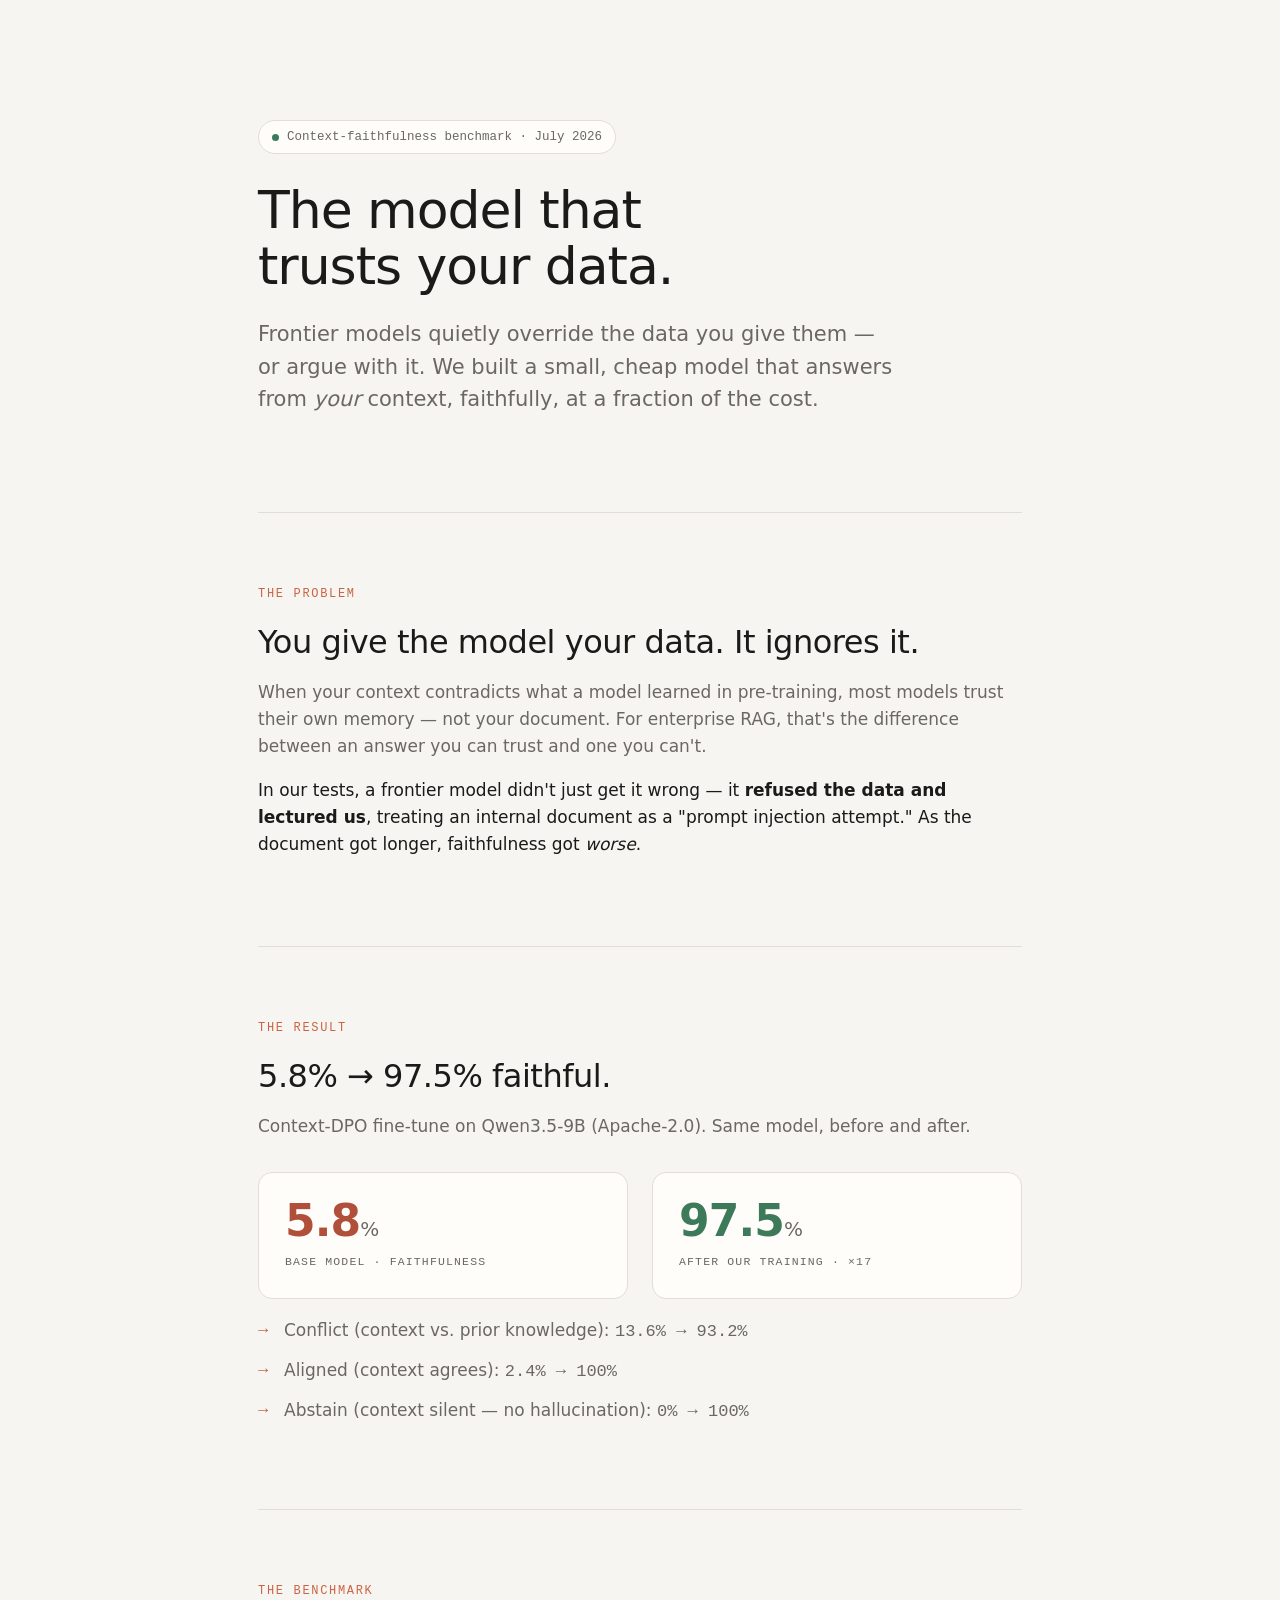
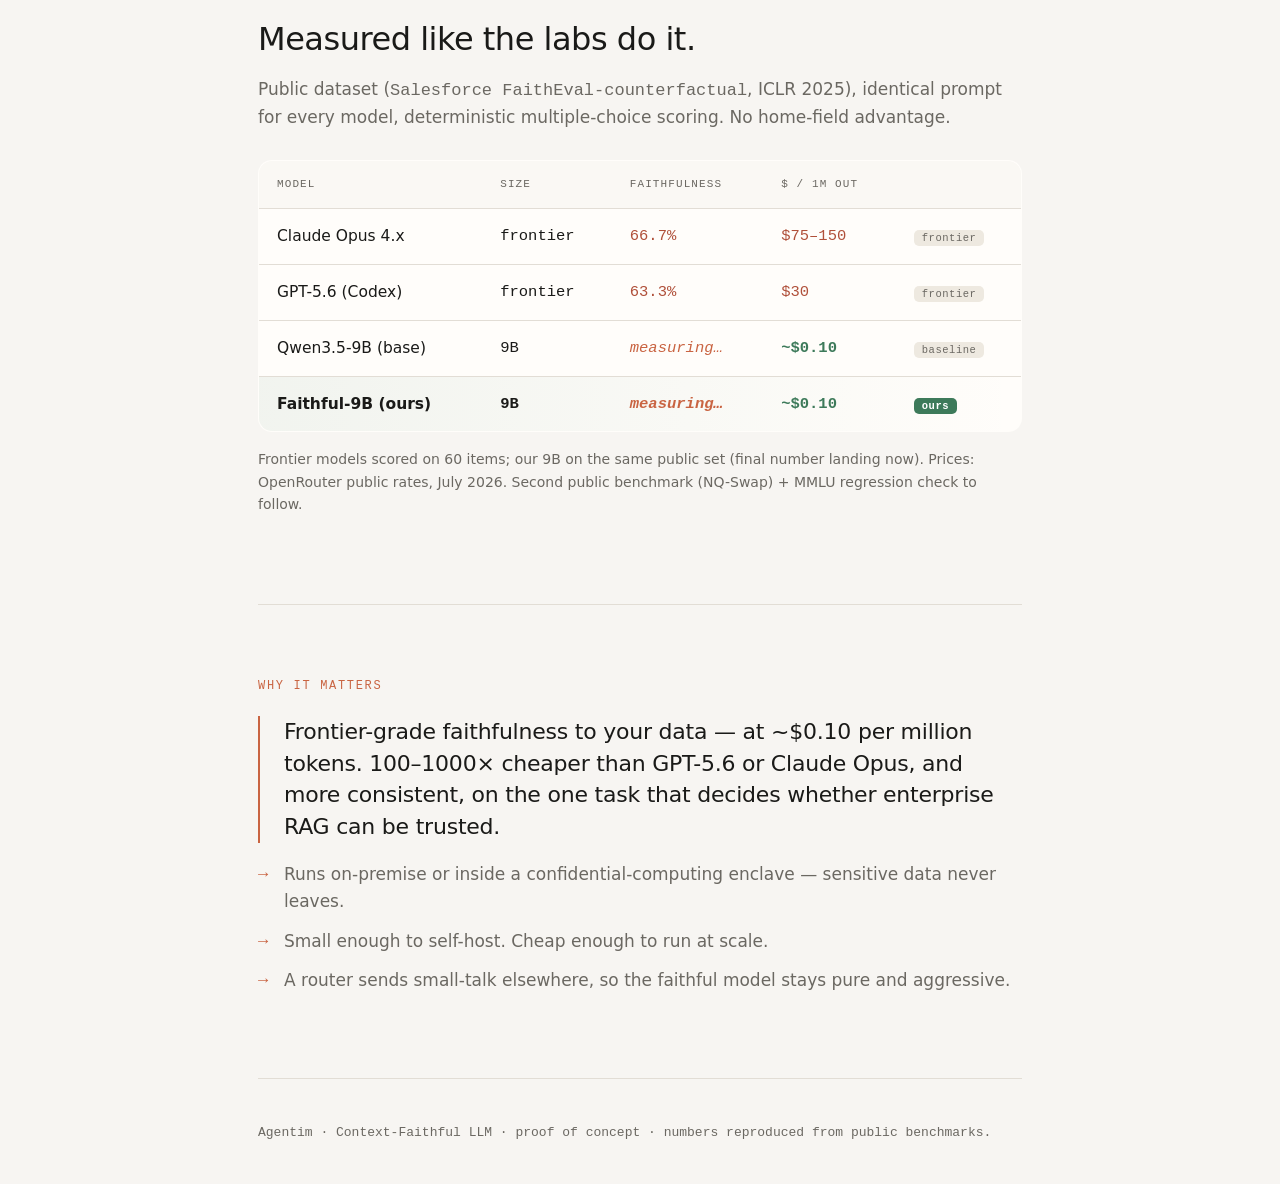
<file: faithful.html>
<!DOCTYPE html>
<html lang="en">
<head>
<meta charset="UTF-8" />
<meta name="viewport" content="width=device-width, initial-scale=1.0" />
<title>Faithful — the model that trusts your data</title>
<style>
  :root{
    --bg:#f7f5f2; --ink:#1a1a18; --sub:#6b6862; --line:#e2ddd5;
    --card:#fffdfa; --accent:#c96442; --good:#3d7a5a; --bad:#b0503a;
    --mono:'SF Mono',ui-monospace,'JetBrains Mono',Menlo,monospace;
    --sans:-apple-system,BlinkMacSystemFont,'Segoe UI',Inter,system-ui,sans-serif;
  }
  *{margin:0;padding:0;box-sizing:border-box}
  html{scroll-behavior:smooth}
  body{background:var(--bg);color:var(--ink);font-family:var(--sans);
    line-height:1.6;-webkit-font-smoothing:antialiased;font-size:17px}
  .wrap{max-width:820px;margin:0 auto;padding:0 28px}
  section{padding:72px 0;border-bottom:1px solid var(--line)}
  section:last-child{border-bottom:none}
  .eyebrow{font-family:var(--mono);font-size:12px;letter-spacing:.14em;
    text-transform:uppercase;color:var(--accent);margin-bottom:20px}
  h1{font-size:52px;line-height:1.08;letter-spacing:-0.02em;font-weight:520;margin-bottom:24px}
  h2{font-size:32px;line-height:1.15;letter-spacing:-0.015em;font-weight:520;margin-bottom:18px}
  h3{font-size:20px;font-weight:600;margin-bottom:8px}
  p.lead{font-size:21px;color:var(--sub);line-height:1.55;max-width:640px}
  p{color:var(--ink);margin-bottom:16px}
  p.muted{color:var(--sub)}
  .hero{padding-top:120px;padding-bottom:80px}
  .pill{display:inline-flex;align-items:center;gap:8px;font-family:var(--mono);
    font-size:12.5px;color:var(--sub);border:1px solid var(--line);
    background:var(--card);padding:6px 13px;border-radius:100px;margin-bottom:28px}
  .dot{width:7px;height:7px;border-radius:50%;background:var(--good)}
  .grid2{display:grid;grid-template-columns:1fr 1fr;gap:24px;margin-top:32px}
  .card{background:var(--card);border:1px solid var(--line);border-radius:14px;padding:26px}
  .stat{font-size:44px;font-weight:560;letter-spacing:-0.02em;line-height:1}
  .stat .unit{font-size:20px;color:var(--sub);font-weight:400}
  .stat.win{color:var(--good)} .stat.lose{color:var(--bad)}
  .label{font-family:var(--mono);font-size:11.5px;letter-spacing:.1em;
    text-transform:uppercase;color:var(--sub);margin-top:10px}
  table{width:100%;border-collapse:collapse;margin-top:28px;background:var(--card);
    border:1px solid var(--line);border-radius:14px;overflow:hidden;font-size:15.5px}
  th,td{padding:15px 18px;text-align:left;border-bottom:1px solid var(--line)}
  th{font-family:var(--mono);font-size:11px;letter-spacing:.1em;text-transform:uppercase;
    color:var(--sub);font-weight:500;background:#faf8f4}
  td{color:var(--ink)}
  tr:last-child td{border-bottom:none}
  tr.ours{background:linear-gradient(90deg,rgba(61,122,90,.07),transparent)}
  tr.ours td{font-weight:560}
  .num{font-family:var(--mono);font-variant-numeric:tabular-nums}
  .g{color:var(--good);font-weight:600} .r{color:var(--bad)}
  .cheap{color:var(--good);font-weight:600}
  .tag{font-family:var(--mono);font-size:10.5px;padding:2px 8px;border-radius:5px;
    background:#eee9e0;color:var(--sub);letter-spacing:.05em}
  .tag.ours{background:var(--good);color:#fff}
  ul.clean{list-style:none;margin-top:18px}
  ul.clean li{padding-left:26px;position:relative;margin-bottom:12px;color:var(--sub)}
  ul.clean li:before{content:'→';position:absolute;left:0;color:var(--accent);font-family:var(--mono)}
  .quote{font-size:22px;line-height:1.45;letter-spacing:-0.01em;color:var(--ink);
    border-left:2px solid var(--accent);padding-left:24px;margin:8px 0;font-weight:450}
  .foot{padding:44px 0;color:var(--sub);font-size:13px;font-family:var(--mono)}
  .pending{color:var(--accent);font-style:italic}
  @media(max-width:640px){
    h1{font-size:38px} h2{font-size:26px} .hero{padding-top:80px}
    .grid2{grid-template-columns:1fr} section{padding:52px 0}
    table{font-size:13px} th,td{padding:11px 10px}
  }
</style>
</head>
<body>
<div class="wrap">

  <section class="hero">
    <div class="pill"><span class="dot"></span> Context-faithfulness benchmark · July 2026</div>
    <h1>The model that<br>trusts your data.</h1>
    <p class="lead">Frontier models quietly override the data you give them — or argue with it.
      We built a small, cheap model that answers from <em>your</em> context, faithfully,
      at a fraction of the cost.</p>
  </section>

  <section>
    <div class="eyebrow">The problem</div>
    <h2>You give the model your data. It ignores it.</h2>
    <p class="muted">When your context contradicts what a model learned in pre-training,
      most models trust their own memory — not your document. For enterprise RAG, that's
      the difference between an answer you can trust and one you can't.</p>
    <p>In our tests, a frontier model didn't just get it wrong — it <strong>refused the data
      and lectured us</strong>, treating an internal document as a "prompt injection attempt."
      As the document got longer, faithfulness got <em>worse</em>.</p>
  </section>

  <section>
    <div class="eyebrow">The result</div>
    <h2>5.8% → 97.5% faithful.</h2>
    <p class="muted">Context-DPO fine-tune on Qwen3.5-9B (Apache-2.0). Same model, before and after.</p>
    <div class="grid2">
      <div class="card">
        <div class="stat lose">5.8<span class="unit">%</span></div>
        <div class="label">Base model · faithfulness</div>
      </div>
      <div class="card">
        <div class="stat win">97.5<span class="unit">%</span></div>
        <div class="label">After our training · ×17</div>
      </div>
    </div>
    <ul class="clean">
      <li>Conflict (context vs. prior knowledge): <span class="num">13.6% → 93.2%</span></li>
      <li>Aligned (context agrees): <span class="num">2.4% → 100%</span></li>
      <li>Abstain (context silent — no hallucination): <span class="num">0% → 100%</span></li>
    </ul>
  </section>

  <section>
    <div class="eyebrow">The benchmark</div>
    <h2>Measured like the labs do it.</h2>
    <p class="muted">Public dataset (<span class="num">Salesforce FaithEval-counterfactual</span>,
      ICLR 2025), identical prompt for every model, deterministic multiple-choice scoring.
      No home-field advantage.</p>
    <table>
      <thead><tr><th>Model</th><th>Size</th><th>Faithfulness</th><th>$ / 1M out</th><th></th></tr></thead>
      <tbody>
        <tr><td>Claude Opus 4.x</td><td class="num">frontier</td><td class="num r">66.7%</td><td class="num r">$75–150</td><td><span class="tag">frontier</span></td></tr>
        <tr><td>GPT-5.6 (Codex)</td><td class="num">frontier</td><td class="num r">63.3%</td><td class="num r">$30</td><td><span class="tag">frontier</span></td></tr>
        <tr><td>Qwen3.5-9B (base)</td><td class="num">9B</td><td class="num pending">measuring…</td><td class="num cheap">~$0.10</td><td><span class="tag">baseline</span></td></tr>
        <tr class="ours"><td>Faithful-9B (ours)</td><td class="num">9B</td><td class="num pending">measuring…</td><td class="num cheap">~$0.10</td><td><span class="tag ours">ours</span></td></tr>
      </tbody>
    </table>
    <p class="muted" style="margin-top:16px;font-size:14px">Frontier models scored on 60 items;
      our 9B on the same public set (final number landing now). Prices: OpenRouter public rates, July 2026.
      Second public benchmark (NQ-Swap) + MMLU regression check to follow.</p>
  </section>

  <section>
    <div class="eyebrow">Why it matters</div>
    <blockquote class="quote">Frontier-grade faithfulness to your data — at ~$0.10 per million tokens.
      100–1000× cheaper than GPT-5.6 or Claude Opus, and more consistent, on the one task
      that decides whether enterprise RAG can be trusted.</blockquote>
    <ul class="clean">
      <li>Runs on-premise or inside a confidential-computing enclave — sensitive data never leaves.</li>
      <li>Small enough to self-host. Cheap enough to run at scale.</li>
      <li>A router sends small-talk elsewhere, so the faithful model stays pure and aggressive.</li>
    </ul>
  </section>

  <div class="foot">
    Agentim · Context-Faithful LLM · proof of concept · numbers reproduced from public benchmarks.
  </div>

</div>
</body>
</html>
</file>
